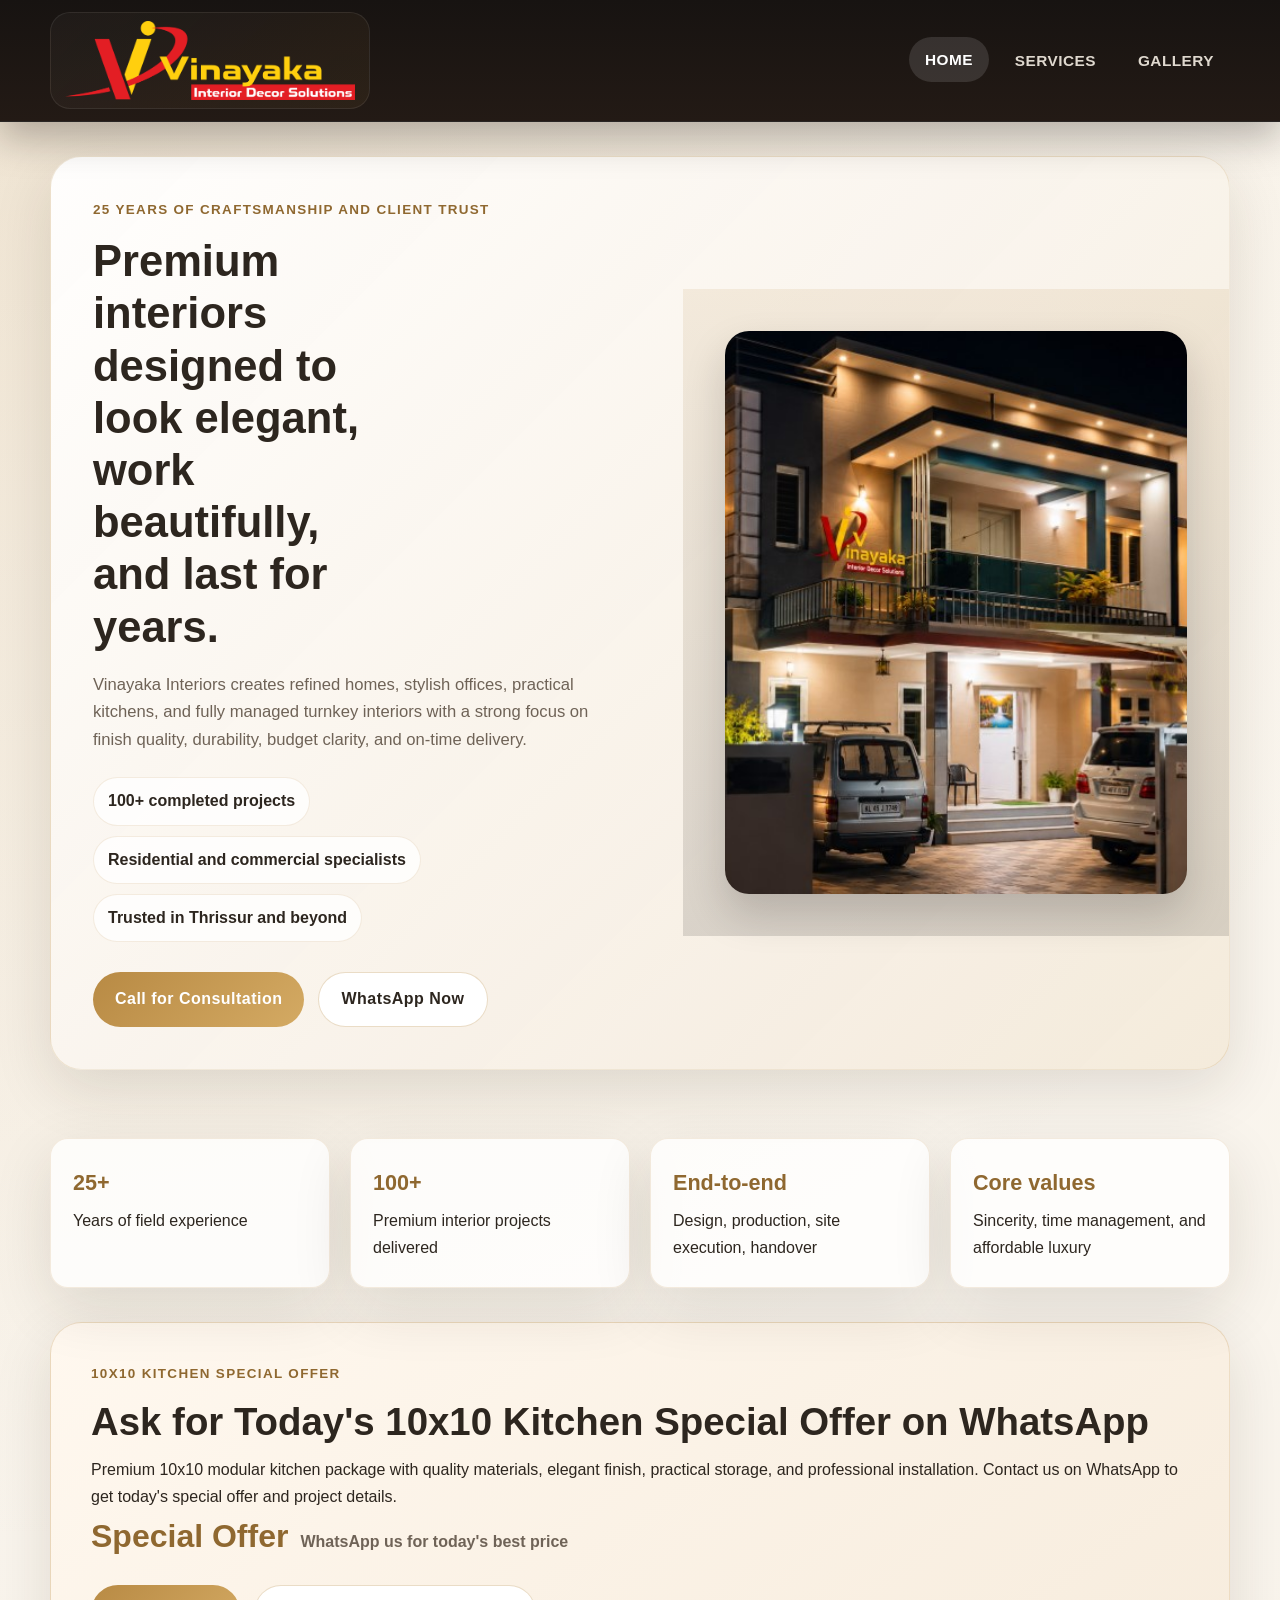
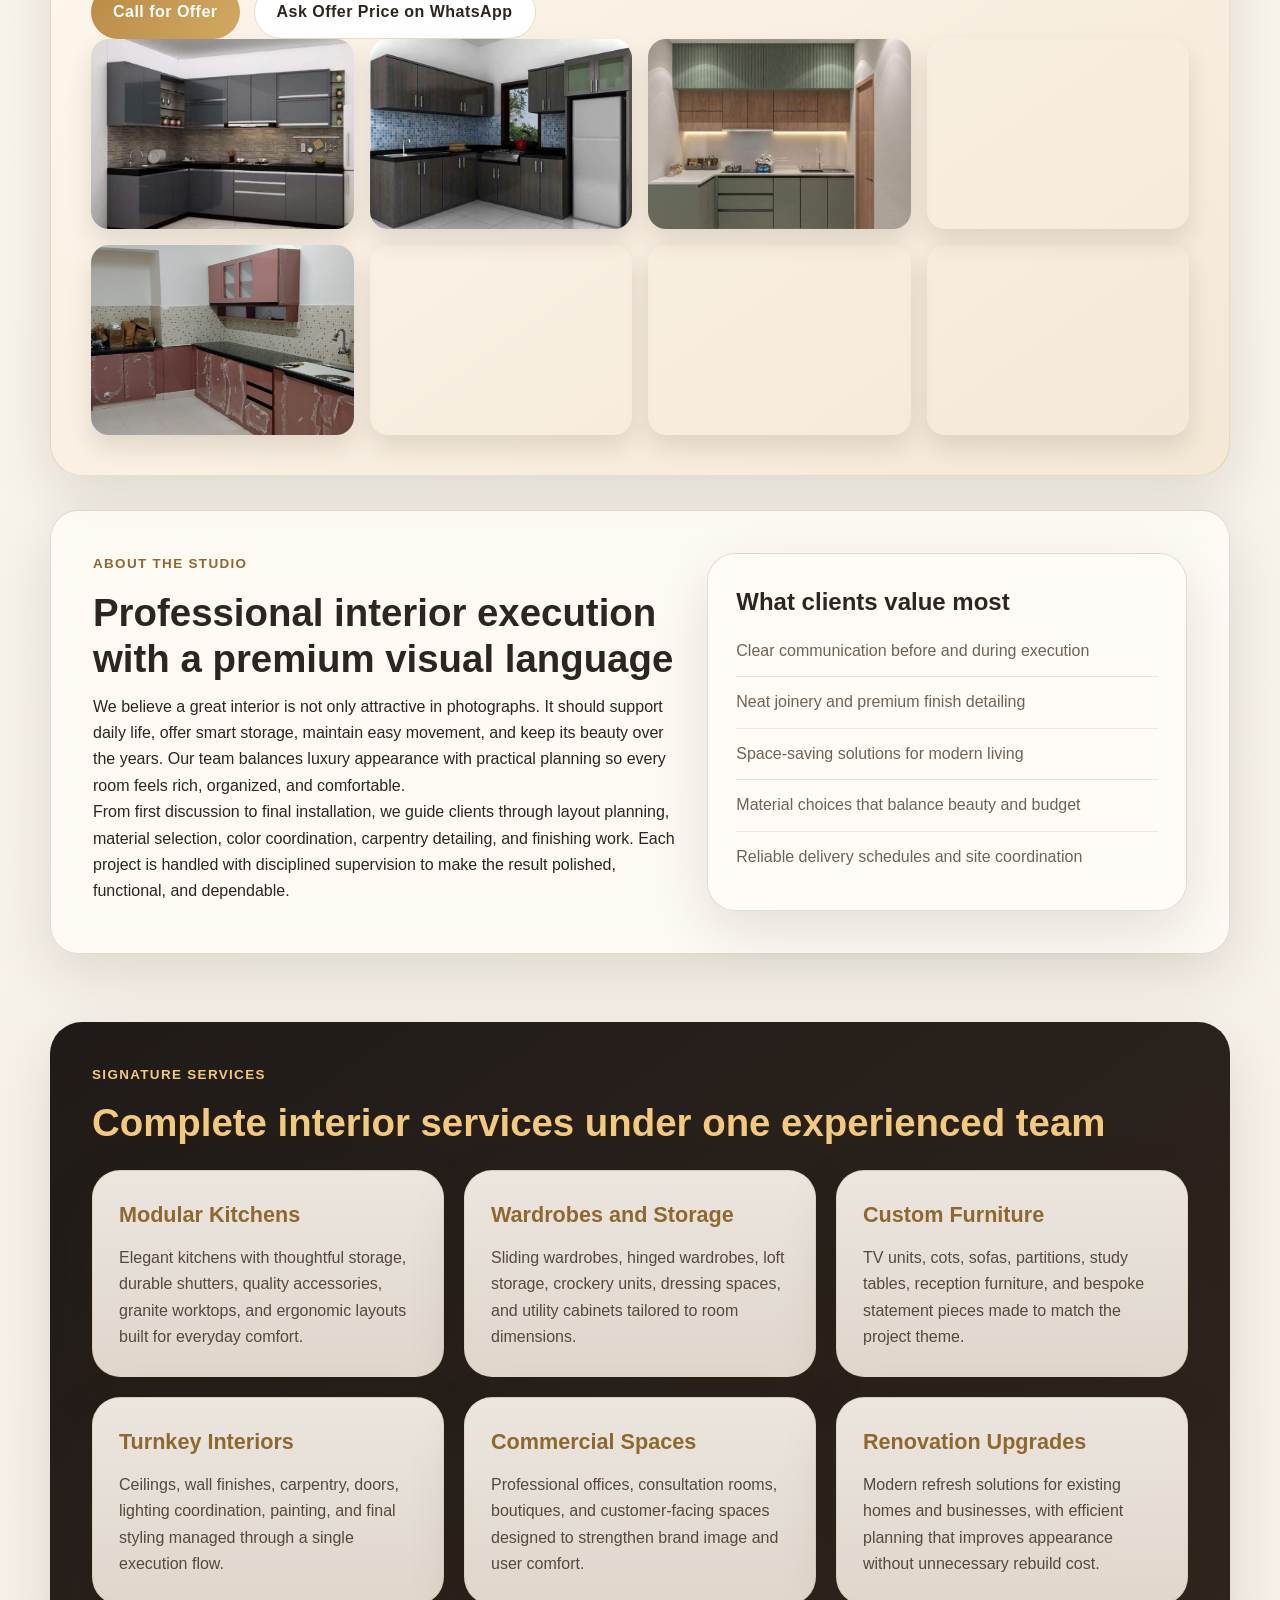
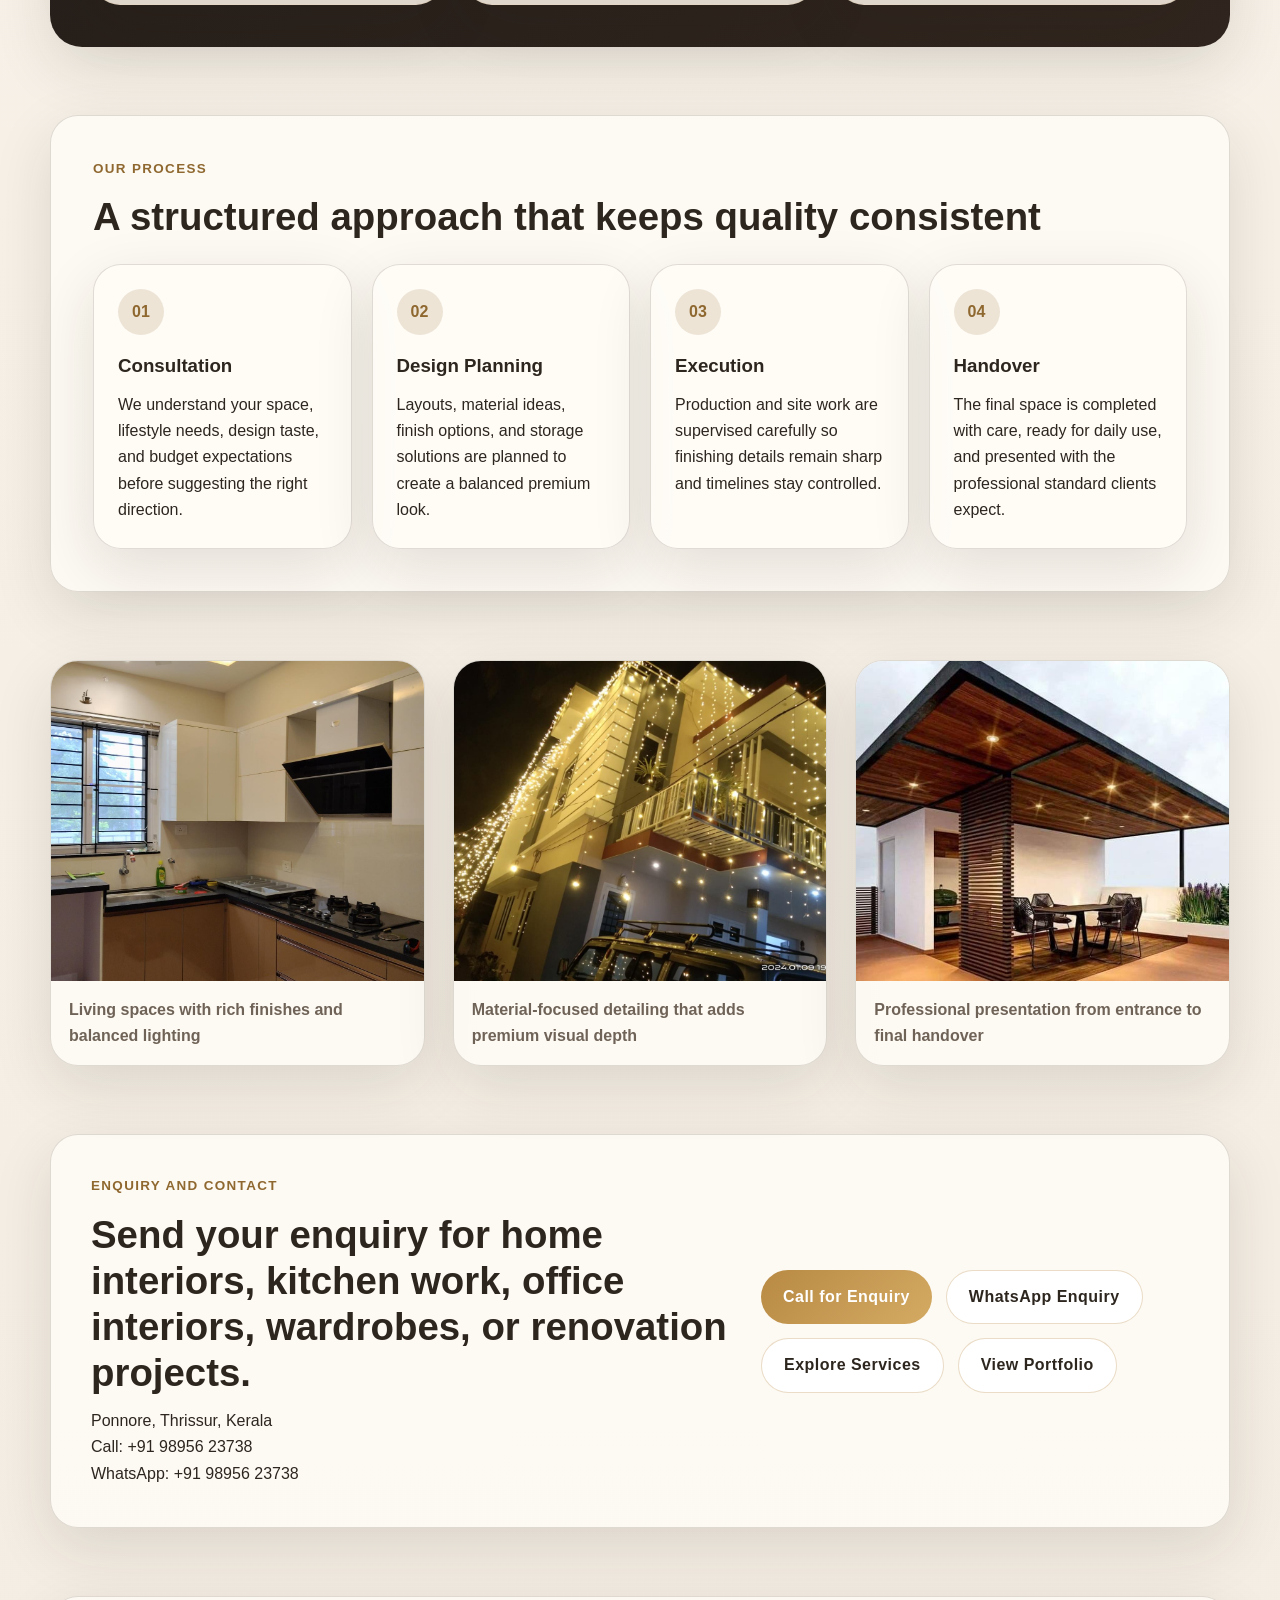
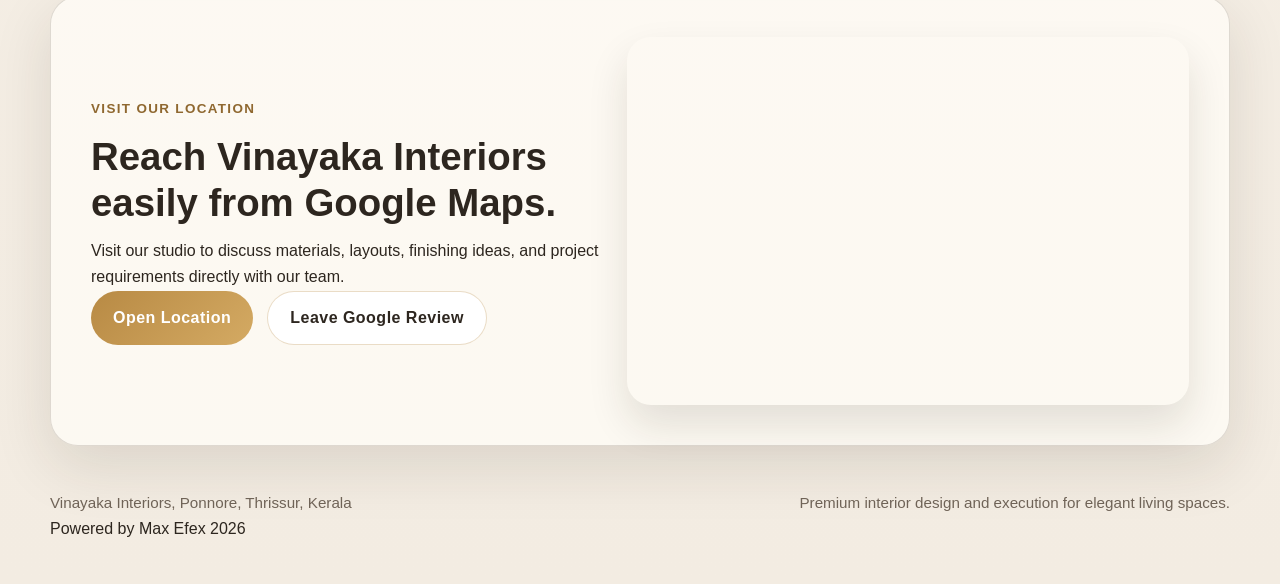
<file: index.html>
<!DOCTYPE html>
<html lang="en">

<head>
    <meta charset="UTF-8">
    <meta name="viewport" content="width=device-width, initial-scale=1.0">
    <meta name="description"
        content="Vinayaka Interiors delivers premium residential and commercial interior design, modular kitchens, wardrobes, custom furniture, false ceilings, and turnkey execution across Kerala.">
    <title>Vinayaka Interiors | Premium Interior Design in Thrissur</title>
    <link rel="stylesheet" href="style.css">
</head>

<body>
    <header class="site-header">
        <div class="container topbar">
            <a href="index.html" class="brand-mark" aria-label="Vinayaka Interiors home">
                <img src="images/optimized/vinayakalogofull.png" alt="Vinayaka Interiors" class="elegant-logo"
                    width="1400" height="381" fetchpriority="high" decoding="async">
            </a>
            <nav class="main-nav" aria-label="Primary navigation">
                <a href="index.html" class="active">Home</a>
                <a href="services.html">Services</a>
                <a href="gallery.html">Gallery</a>
            </nav>
        </div>
    </header>

    <main>
        <section class="hero-section">
            <div class="container hero-grid">
                <div class="hero-copy">
                    <p class="eyebrow">25 years of craftsmanship and client trust</p>
                    <h1>Premium interiors designed to look elegant, work beautifully, and last for years.</h1>
                    <p class="lead">Vinayaka Interiors creates refined homes, stylish offices, practical kitchens, and
                        fully managed turnkey interiors with a strong focus on finish quality, durability, budget
                        clarity, and on-time delivery.</p>
                    <div class="hero-points">
                        <span>100+ completed projects</span>
                        <span>Residential and commercial specialists</span>
                        <span>Trusted in Thrissur and beyond</span>
                    </div>
                    <div class="cta-row">
                        <a href="tel:+919895623738" class="luxury-btn primary-btn">Call for Consultation</a>
                        <a href="https://wa.me/919895623738" class="luxury-btn secondary-btn">WhatsApp Now</a>
                    </div>
                </div>
                <div class="hero-visual">
                    <img src="images/optimized/V12.jpeg" alt="Premium modern interior design by Vinayaka Interiors"
                        width="1200" height="630" class="hero-image" fetchpriority="high" decoding="async">
                </div>
            </div>
        </section>

        <section class="stats-section">
            <div class="container stats-grid">
                <article class="stat-card">
                    <strong>25+</strong>
                    <span>Years of field experience</span>
                </article>
                <article class="stat-card">
                    <strong>100+</strong>
                    <span>Premium interior projects delivered</span>
                </article>
                <article class="stat-card">
                    <strong>End-to-end</strong>
                    <span>Design, production, site execution, handover</span>
                </article>
                <article class="stat-card">
                    <strong>Core values</strong>
                    <span>Sincerity, time management, and affordable luxury</span>
                </article>
            </div>
        </section>
        <section class="offer-section">
            <div class="container offer-panel">
                <div class="offer-copy">
                    <p class="section-tag">10x10 Kitchen Special Offer</p>

                    <h2>Ask for Today's 10x10 Kitchen Special Offer on WhatsApp</h2>

                    <p>
                        Premium 10x10 modular kitchen package with quality materials, elegant finish,
                        practical storage, and professional installation. Contact us on WhatsApp to get
                        today's special offer and project details.
                    </p>

                    <div class="offer-price-row">
                        <strong>Special Offer</strong>
                        <span>WhatsApp us for today's best price</span>
                    </div>

                    <div class="cta-row">
                        <a href="tel:+919895623738" class="luxury-btn primary-btn">Call for Offer</a>

                        <a href="https://wa.me/919895623738?text=Hi%20Vinayaka%20Interiors,%20I%20would%20like%20to%20know%20the%2010x10%20Kitchen%20Special%20Offer"
                            class="luxury-btn secondary-btn">
                            Ask Offer Price on WhatsApp
                        </a>
                    </div>
                    <div class="offer-gallery">
                        <img src="ofr1.jpeg" alt="10x10 modular kitchen design model 1" width="720" height="720"
                            loading="lazy" decoding="async">
                        <img src="ofr2.jpeg" alt="10x10 modular kitchen design model 2" width="720" height="720"
                            loading="lazy" decoding="async">
                        <img src="ofr3.jpeg" alt="10x10 modular kitchen design model 3" width="720" height="720"
                            loading="lazy" decoding="async">
                        <img src="ofr4.jpeg" alt="10x10 modular kitchen design model 4" width="720" height="720"
                            loading="lazy" decoding="async">
                        <img src="ofr5.jpeg" alt="10x10 modular kitchen design model 5" width="720" height="720"
                            loading="lazy" decoding="async">
                        <img src="ofr6.jpeg" alt="10x10 modular kitchen design model 6" width="720" height="720"
                            loading="lazy" decoding="async">
                        <img src="ofr7.jpeg" alt="10x10 modular kitchen design model 7" width="720" height="720"
                            loading="lazy" decoding="async">
                        <img src="ofr8.jpeg" alt="10x10 modular kitchen design model 8" width="720" height="720"
                            loading="lazy" decoding="async">
                    </div>
                </div>
        </section>

        <section class="content-section">
            <div class="container split-section">
                <div>
                    <p class="section-tag">About the studio</p>
                    <h2>Professional interior execution with a premium visual language</h2>
                    <p>We believe a great interior is not only attractive in photographs. It should support daily life,
                        offer smart storage, maintain easy movement, and keep its beauty over the years. Our team
                        balances luxury appearance with practical planning so every room feels rich, organized, and
                        comfortable.</p>
                    <p>From first discussion to final installation, we guide clients through layout planning, material
                        selection, color coordination, carpentry detailing, and finishing work. Each project is handled
                        with disciplined supervision to make the result polished, functional, and dependable.</p>
                </div>
                <div class="info-panel">
                    <h3>What clients value most</h3>
                    <ul class="feature-list">
                        <li>Clear communication before and during execution</li>
                        <li>Neat joinery and premium finish detailing</li>
                        <li>Space-saving solutions for modern living</li>
                        <li>Material choices that balance beauty and budget</li>
                        <li>Reliable delivery schedules and site coordination</li>
                    </ul>
                </div>
            </div>
        </section>

        <section class="dark-section">
            <div class="container">
                <div class="section-heading">
                    <p class="section-tag">Signature services</p>
                    <h2>Complete interior services under one experienced team</h2>
                </div>
                <div class="service-grid">
                    <article class="service-card">
                        <h3>Modular Kitchens</h3>
                        <p>Elegant kitchens with thoughtful storage, durable shutters, quality accessories, granite
                            worktops, and ergonomic layouts built for everyday comfort.</p>
                    </article>
                    <article class="service-card">
                        <h3>Wardrobes and Storage</h3>
                        <p>Sliding wardrobes, hinged wardrobes, loft storage, crockery units, dressing spaces, and
                            utility cabinets tailored to room dimensions.</p>
                    </article>
                    <article class="service-card">
                        <h3>Custom Furniture</h3>
                        <p>TV units, cots, sofas, partitions, study tables, reception furniture, and bespoke statement
                            pieces made to match the project theme.</p>
                    </article>
                    <article class="service-card">
                        <h3>Turnkey Interiors</h3>
                        <p>Ceilings, wall finishes, carpentry, doors, lighting coordination, painting, and final styling
                            managed through a single execution flow.</p>
                    </article>
                    <article class="service-card">
                        <h3>Commercial Spaces</h3>
                        <p>Professional offices, consultation rooms, boutiques, and customer-facing spaces designed to
                            strengthen brand image and user comfort.</p>
                    </article>
                    <article class="service-card">
                        <h3>Renovation Upgrades</h3>
                        <p>Modern refresh solutions for existing homes and businesses, with efficient planning that
                            improves appearance without unnecessary rebuild cost.</p>
                    </article>
                </div>
            </div>
        </section>

        <section class="content-section">
            <div class="container">
                <div class="section-heading">
                    <p class="section-tag">Our process</p>
                    <h2>A structured approach that keeps quality consistent</h2>
                </div>
                <div class="process-grid">
                    <article class="process-card">
                        <span>01</span>
                        <h3>Consultation</h3>
                        <p>We understand your space, lifestyle needs, design taste, and budget expectations before
                            suggesting the right direction.</p>
                    </article>
                    <article class="process-card">
                        <span>02</span>
                        <h3>Design Planning</h3>
                        <p>Layouts, material ideas, finish options, and storage solutions are planned to create a
                            balanced premium look.</p>
                    </article>
                    <article class="process-card">
                        <span>03</span>
                        <h3>Execution</h3>
                        <p>Production and site work are supervised carefully so finishing details remain sharp and
                            timelines stay controlled.</p>
                    </article>
                    <article class="process-card">
                        <span>04</span>
                        <h3>Handover</h3>
                        <p>The final space is completed with care, ready for daily use, and presented with the
                            professional standard clients expect.</p>
                    </article>
                </div>
            </div>
        </section>

        <section class="gallery-preview-section">
            <div class="container preview-grid">
                <figure class="preview-card">
                    <img src="images/optimized/V1.jpeg" alt="Luxury living room interior project" width="1200"
                        height="1200" loading="lazy" decoding="async">
                    <figcaption>Living spaces with rich finishes and balanced lighting</figcaption>
                </figure>
                <figure class="preview-card">
                    <img src="images/optimized/V14.jpeg" alt="Interior showroom and material display" width="1200"
                        height="900" loading="lazy" decoding="async">
                    <figcaption>Material-focused detailing that adds premium visual depth</figcaption>
                </figure>
                <figure class="preview-card">
                    <img src="images/optimized/V15.jpeg" alt="Entrance and studio design area" width="720" height="719"
                        loading="lazy" decoding="async">
                    <figcaption>Professional presentation from entrance to final handover</figcaption>
                </figure>
            </div>
        </section>

        <section class="contact-section">
            <div class="container contact-panel">
                <div>
                    <p class="section-tag">Enquiry and contact</p>
                    <h2>Send your enquiry for home interiors, kitchen work, office interiors, wardrobes, or renovation
                        projects.</h2>
                    <p>Ponnore, Thrissur, Kerala</p>
                    <p>Call: +91 98956 23738</p>
                    <p>WhatsApp: +91 98956 23738</p>
                </div>
                <div class="cta-column">
                    <a href="tel:+919895623738" class="luxury-btn primary-btn">Call for Enquiry</a>
                    <a href="https://wa.me/919895623738" class="luxury-btn secondary-btn">WhatsApp Enquiry</a>
                    <a href="services.html" class="luxury-btn tertiary-btn">Explore Services</a>
                    <a href="gallery.html" class="luxury-btn tertiary-btn">View Portfolio</a>
                </div>
            </div>
        </section>

        <section class="map-section">
            <div class="container map-panel">
                <div class="map-copy">
                    <p class="section-tag">Visit our location</p>
                    <h2>Reach Vinayaka Interiors easily from Google Maps.</h2>
                    <p>Visit our studio to discuss materials, layouts, finishing ideas, and project requirements
                        directly with our team.</p>
                    <div class="cta-row">
                        <a href="https://maps.app.goo.gl/gSb2u2tdSpuxBzYN9" class="luxury-btn primary-btn"
                            target="_blank" rel="noopener">Open Location</a>
                        <a href="https://search.google.com/local/writereview?placeid=ChIJde4FZwDrpzsRINdgrIAGUQc"
                            class="luxury-btn secondary-btn" target="_blank" rel="noopener">Leave Google Review</a>
                    </div>
                </div>
                <div class="map-frame">
                    <iframe
                        src="https://www.google.com/maps/embed?pb=!1m18!1m12!1m3!1d3921.9755641903052!2d76.1339722!3d10.5810833!2m3!1f0!2f0!3f0!3m2!1i1024!2i768!4f13.1!3m3!1m2!1s0x3ba7eb006705ee75%3A0x7510680ac60d720!2sVinayaka%20Interiors!5e0!3m2!1sen!2sin!4v1769613013277!5m2!1sen!2sin"
                        title="Vinayaka Interiors location map" loading="lazy"
                        referrerpolicy="no-referrer-when-downgrade" allowfullscreen></iframe>
                </div>
            </div>
        </section>
    </main>

    <footer class="luxury-footer">
        <div class="container footer-layout">
            <p>Vinayaka Interiors, Ponnore, Thrissur, Kerala</p>
            <p>Premium interior design and execution for elegant living spaces.</p>
        </div>
        <div class="container footer-credit">Powered by Max Efex 2026</div>
    </footer>
</body>

</html>
</file>
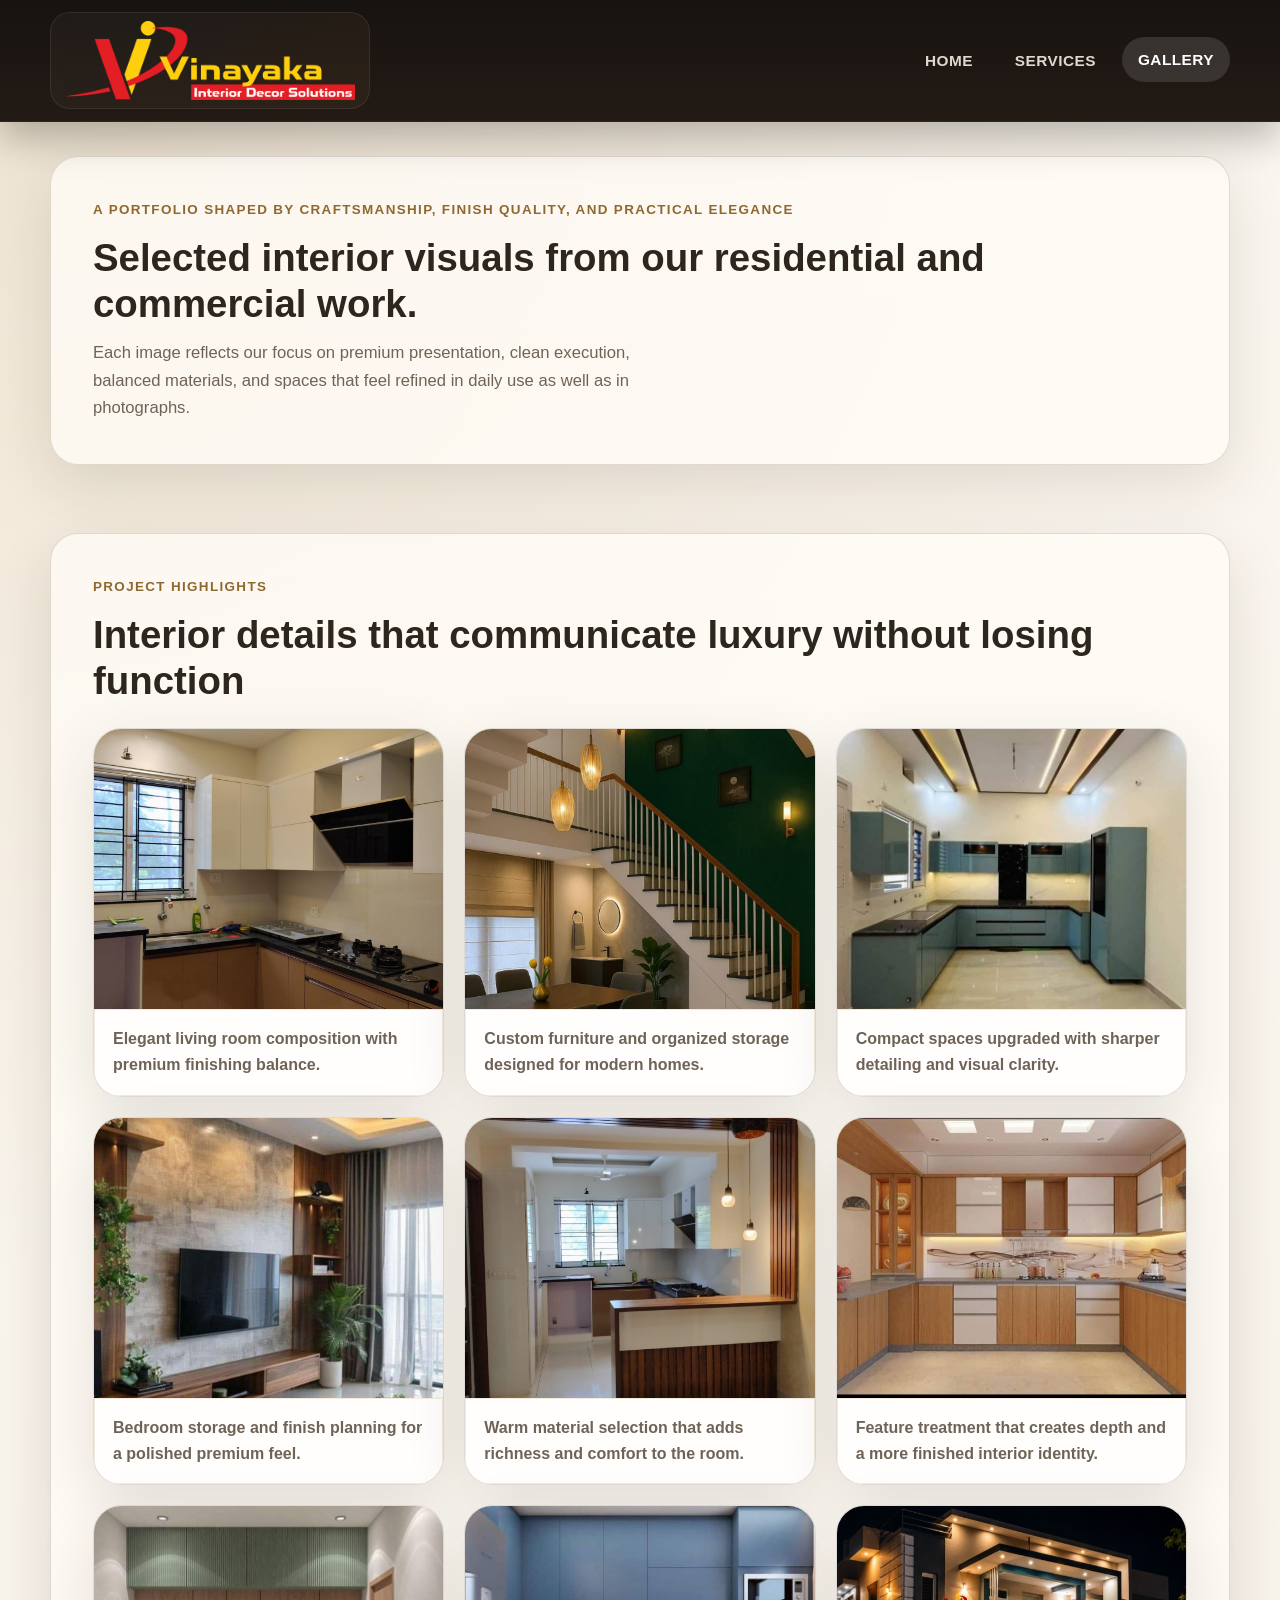
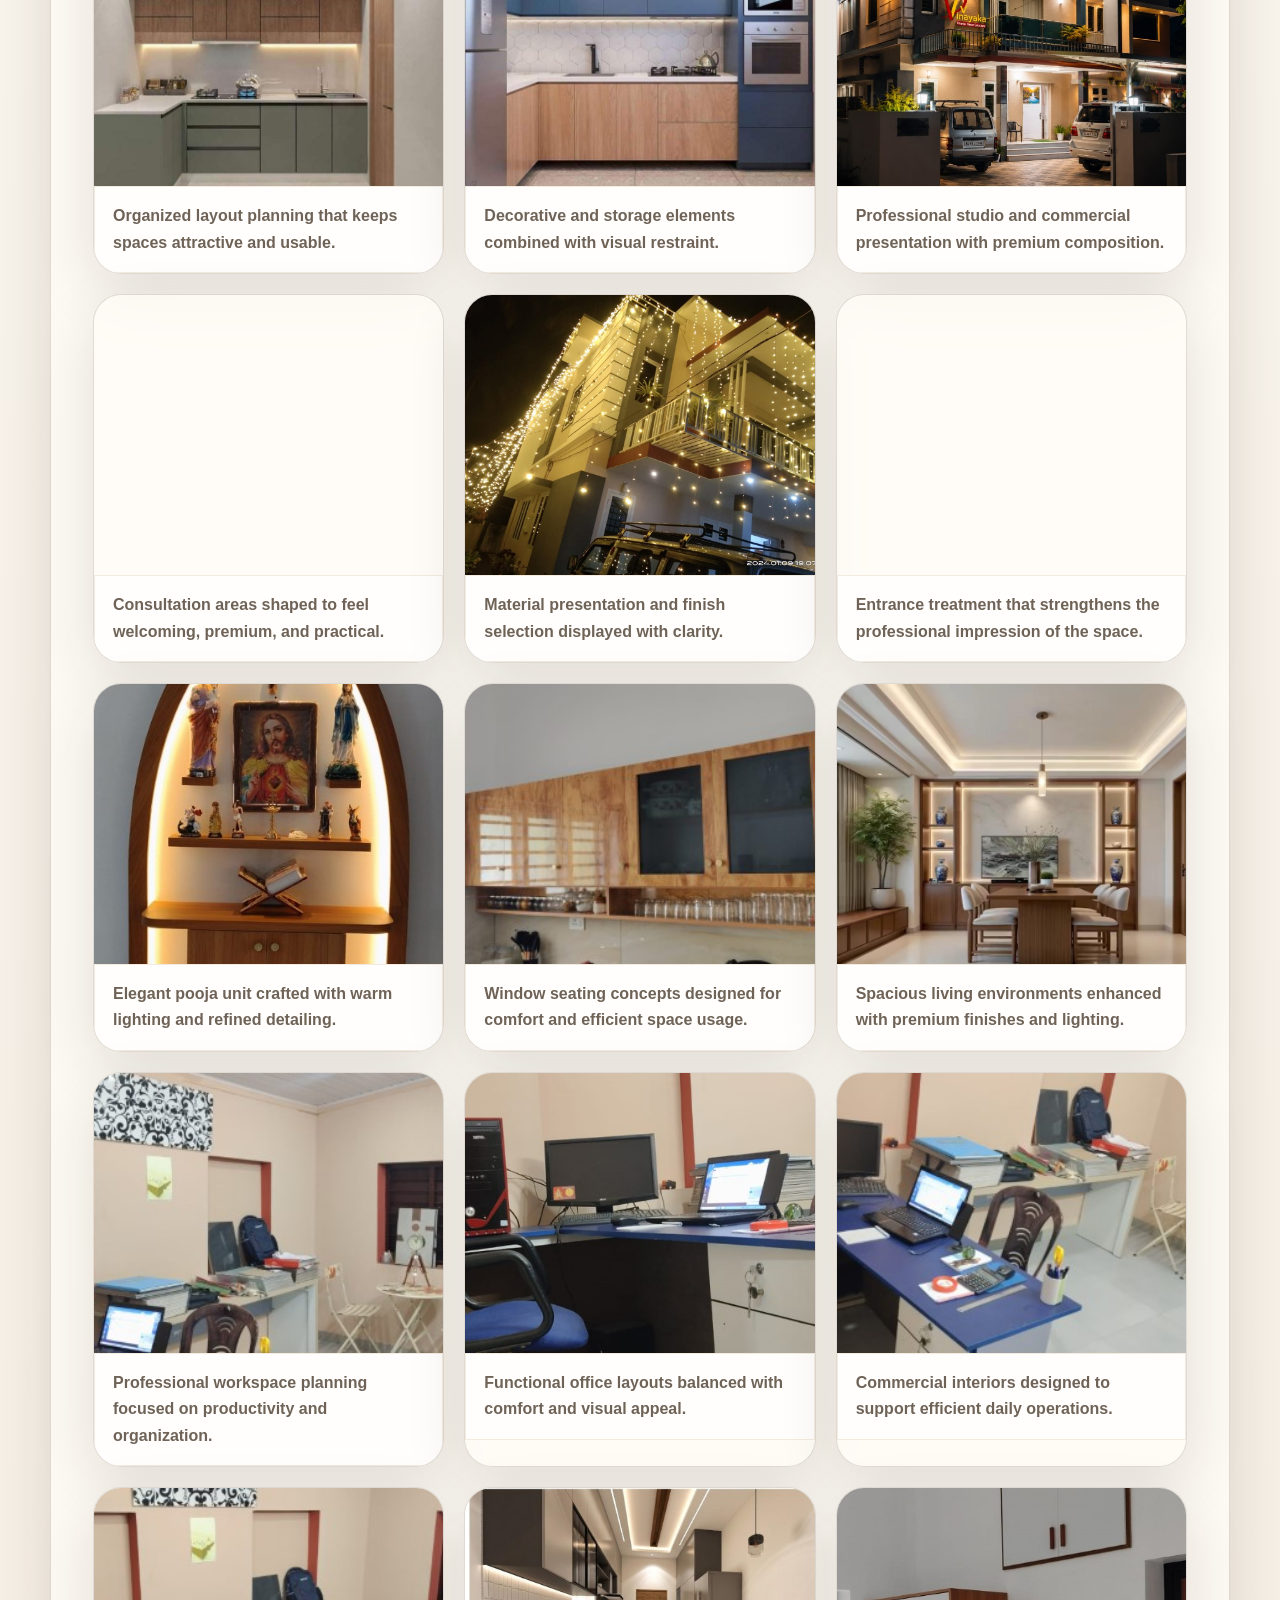
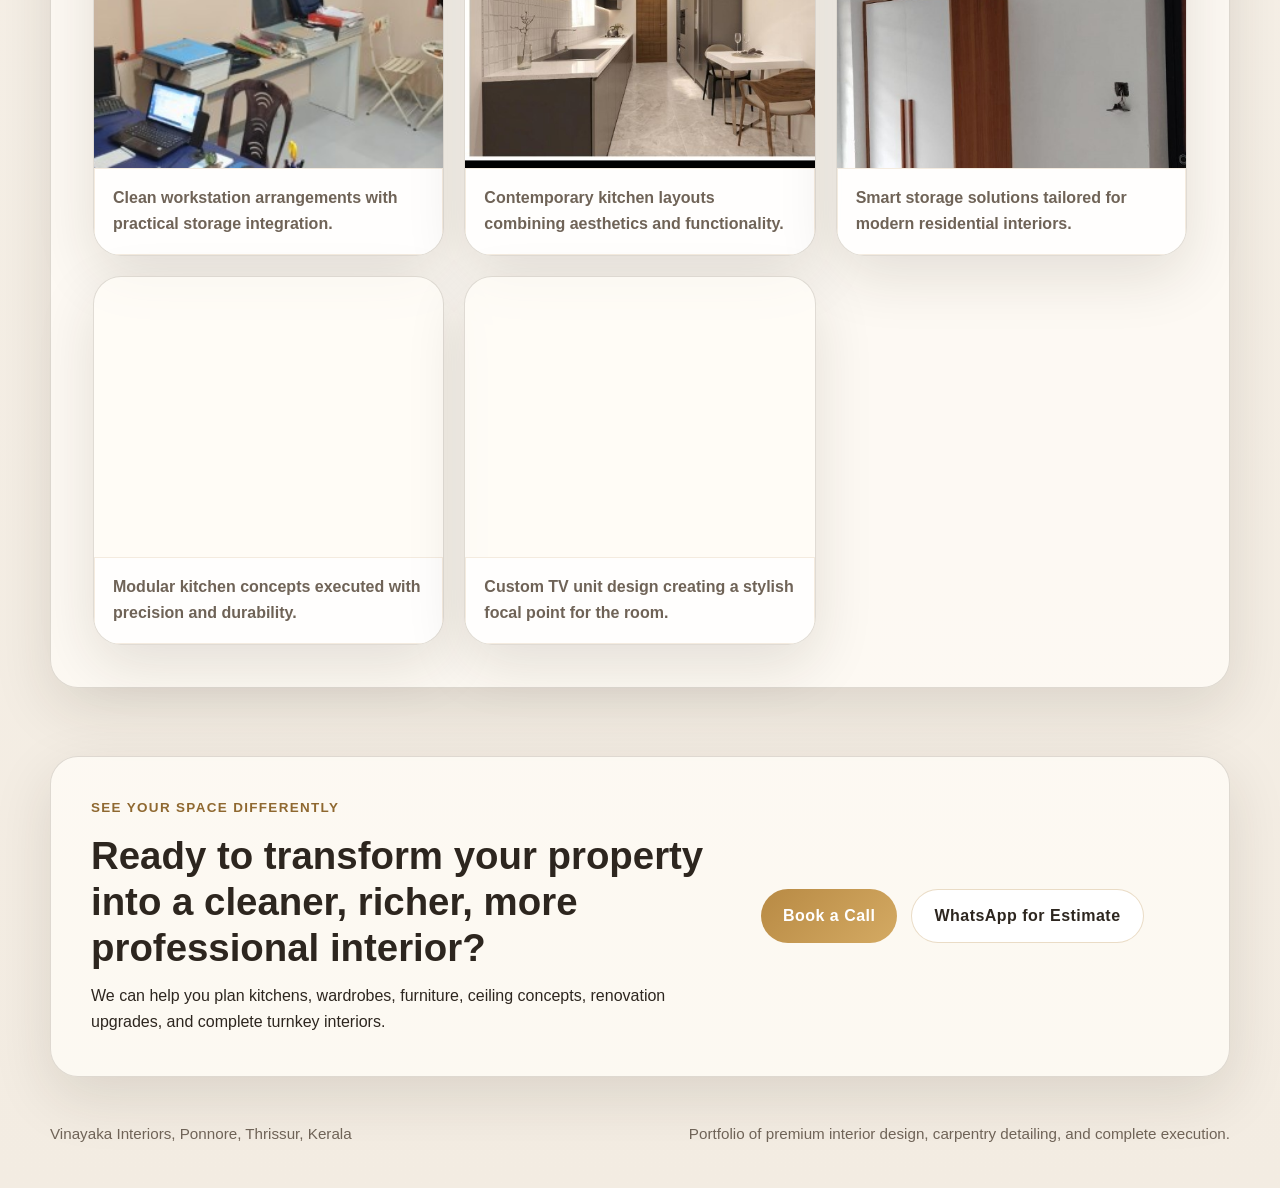
<file: gallery.html>
<!DOCTYPE html>
<html lang="en">

<head>
    <meta charset="UTF-8">
    <meta name="viewport" content="width=device-width, initial-scale=1.0">
    <meta name="description"
        content="View the interior design portfolio of Vinayaka Interiors featuring living rooms, kitchens, studio areas, display walls, and premium finish details.">
    <title>Gallery | Vinayaka Interiors</title>
    <link rel="stylesheet" href="style.css">
</head>

<body>
    <header class="site-header">
        <div class="container topbar">
            <a href="index.html" class="brand-mark" aria-label="Vinayaka Interiors home">
                <img src="images/optimized/vinayakalogofull.png" alt="Vinayaka Interiors" class="elegant-logo"
                    width="1400" height="381" decoding="async">
            </a>
            <nav class="main-nav" aria-label="Primary navigation">
                <a href="index.html">Home</a>
                <a href="services.html">Services</a>
                <a href="gallery.html" class="active">Gallery</a>
            </nav>
        </div>
    </header>

    <main>
        <section class="inner-hero">
            <div class="container">
                <p class="eyebrow">A portfolio shaped by craftsmanship, finish quality, and practical elegance</p>
                <h1>Selected interior visuals from our residential and commercial work.</h1>
                <p class="lead">Each image reflects our focus on premium presentation, clean execution, balanced
                    materials, and spaces that feel refined in daily use as well as in photographs.</p>
            </div>
        </section>

        <section class="content-section">
            <div class="container">
                <div class="section-heading">
                    <p class="section-tag">Project highlights</p>
                    <h2>Interior details that communicate luxury without losing function</h2>
                </div>
                <div class="gallery-grid gallery-grid-rich">
                    <figure class="gallery-card">
                        <img src="images/optimized/V1.jpeg" alt="Elegant living area with premium interior finish"
                            width="1200" height="1200" loading="eager" decoding="async" fetchpriority="high">
                        <figcaption>Elegant living room composition with premium finishing balance.</figcaption>
                    </figure>
                    <figure class="gallery-card">
                        <img src="images/optimized/V2.jpeg" alt="Vertical storage and modern furniture integration"
                            width="1080" height="1496" loading="lazy" decoding="async">
                        <figcaption>Custom furniture and organized storage designed for modern homes.</figcaption>
                    </figure>
                    <figure class="gallery-card">
                        <img src="images/optimized/V3.jpeg" alt="Compact interior detail with clean execution"
                            width="720" height="714" loading="lazy" decoding="async">
                        <figcaption>Compact spaces upgraded with sharper detailing and visual clarity.</figcaption>
                    </figure>
                    <figure class="gallery-card">
                        <img src="images/optimized/V4.jpeg" alt="Premium bedroom or wardrobe interior concept"
                            width="914" height="1280" loading="lazy" decoding="async">
                        <figcaption>Bedroom storage and finish planning for a polished premium feel.</figcaption>
                    </figure>
                    <figure class="gallery-card">
                        <img src="images/optimized/V5.jpeg" alt="Stylish room design with warm material tones"
                            width="1200" height="1600" loading="lazy" decoding="async">
                        <figcaption>Warm material selection that adds richness and comfort to the room.</figcaption>
                    </figure>
                    <figure class="gallery-card">
                        <img src="images/optimized/V6.jpeg" alt="Interior display or wall feature execution" width="720"
                            height="552" loading="lazy" decoding="async">
                        <figcaption>Feature treatment that creates depth and a more finished interior identity.
                        </figcaption>
                    </figure>
                    <figure class="gallery-card">
                        <img src="images/optimized/V8.jpeg" alt="Clean modular interior layout detail" width="720"
                            height="728" loading="lazy" decoding="async">
                        <figcaption>Organized layout planning that keeps spaces attractive and usable.</figcaption>
                    </figure>
                    <figure class="gallery-card">
                        <img src="images/optimized/V11.jpeg" alt="Designed interior corner with display elements"
                            width="720" height="752" loading="lazy" decoding="async">
                        <figcaption>Decorative and storage elements combined with visual restraint.</figcaption>
                    </figure>
                    <figure class="gallery-card">
                        <img src="images/optimized/V12.jpeg"
                            alt="Studio or commercial interior visual by Vinayaka Interiors" width="1200" height="630"
                            loading="lazy" decoding="async">
                        <figcaption>Professional studio and commercial presentation with premium composition.
                        </figcaption>
                    </figure>
                    <figure class="gallery-card">
                        <img src="images/optimized/V13.jpeg" alt="Consultation or showroom interior setting"
                            width="1080" height="1171" loading="lazy" decoding="async">
                        <figcaption>Consultation areas shaped to feel welcoming, premium, and practical.</figcaption>
                    </figure>
                    <figure class="gallery-card">
                        <img src="images/optimized/V14.jpeg" alt="Material display and showroom finish detail"
                            width="1200" height="900" loading="lazy" decoding="async">
                        <figcaption>Material presentation and finish selection displayed with clarity.</figcaption>
                    </figure>
                    <figure class="gallery-card">
                        <img src="images/optimized/V15.jpeg" alt="Entrance design and brand presentation detail"
                            width="720" height="719" loading="lazy" decoding="async">
                        <figcaption>Entrance treatment that strengthens the professional impression of the space.
                        </figcaption>
                    </figure>
                    <figure class="gallery-card">
                        <img src="images/optimized/v16.jpeg" alt="Custom pooja unit with premium lighting"
                            loading="lazy" decoding="async">
                        <figcaption>Elegant pooja unit crafted with warm lighting and refined detailing.</figcaption>
                    </figure>

                    <figure class="gallery-card">
                        <img src="images/optimized/v17.jpeg" alt="Window seating and storage solution" loading="lazy"
                            decoding="async">
                        <figcaption>Window seating concepts designed for comfort and efficient space usage.</figcaption>
                    </figure>

                    <figure class="gallery-card">
                        <img src="images/optimized/v18.jpeg" alt="Luxury living room interior" loading="lazy"
                            decoding="async">
                        <figcaption>Spacious living environments enhanced with premium finishes and lighting.
                        </figcaption>
                    </figure>

                    <figure class="gallery-card">
                        <img src="images/optimized/v19.jpeg" alt="Office workspace interior" loading="lazy"
                            decoding="async">
                        <figcaption>Professional workspace planning focused on productivity and organization.
                        </figcaption>
                    </figure>

                    <figure class="gallery-card">
                        <img src="images/optimized/v20.jpeg" alt="Office furniture and workstation" loading="lazy"
                            decoding="async">
                        <figcaption>Functional office layouts balanced with comfort and visual appeal.</figcaption>
                    </figure>

                    <figure class="gallery-card">
                        <img src="images/optimized/v21.jpeg" alt="Commercial office setup" loading="lazy"
                            decoding="async">
                        <figcaption>Commercial interiors designed to support efficient daily operations.</figcaption>
                    </figure>

                    <figure class="gallery-card">
                        <img src="images/optimized/v22.jpeg" alt="Modern office interior" loading="lazy"
                            decoding="async">
                        <figcaption>Clean workstation arrangements with practical storage integration.</figcaption>
                    </figure>

                    <figure class="gallery-card">
                        <img src="images/optimized/v23.jpeg" alt="Modern kitchen design" loading="lazy"
                            decoding="async">
                        <figcaption>Contemporary kitchen layouts combining aesthetics and functionality.</figcaption>
                    </figure>

                    <figure class="gallery-card">
                        <img src="images/optimized/v24.jpeg" alt="Wardrobe and storage design" loading="lazy"
                            decoding="async">
                        <figcaption>Smart storage solutions tailored for modern residential interiors.</figcaption>
                    </figure>

                    <figure class="gallery-card">
                        <img src="images/optimized/v25.jpeg" alt="Modular kitchen execution" loading="lazy"
                            decoding="async">
                        <figcaption>Modular kitchen concepts executed with precision and durability.</figcaption>
                    </figure>

                    <figure class="gallery-card">
                        <img src="images/optimized/v26.jpeg" alt="Designer TV unit" loading="lazy" decoding="async">
                        <figcaption>Custom TV unit design creating a stylish focal point for the room.</figcaption>
                    </figure>
                </div>
            </div>
        </section>

        <section class="contact-section">
            <div class="container contact-panel">
                <div>
                    <p class="section-tag">See your space differently</p>
                    <h2>Ready to transform your property into a cleaner, richer, more professional interior?</h2>
                    <p>We can help you plan kitchens, wardrobes, furniture, ceiling concepts, renovation upgrades, and
                        complete turnkey interiors.</p>
                </div>
                <div class="cta-column">
                    <a href="tel:+919895623738" class="luxury-btn primary-btn">Book a Call</a>
                    <a href="https://wa.me/919895623738" class="luxury-btn secondary-btn">WhatsApp for Estimate</a>
                </div>
            </div>
        </section>
    </main>

    <footer class="luxury-footer">
        <div class="container footer-layout">
            <p>Vinayaka Interiors, Ponnore, Thrissur, Kerala</p>
            <p>Portfolio of premium interior design, carpentry detailing, and complete execution.</p>
        </div>
    </footer>
</body>

</html>
</file>
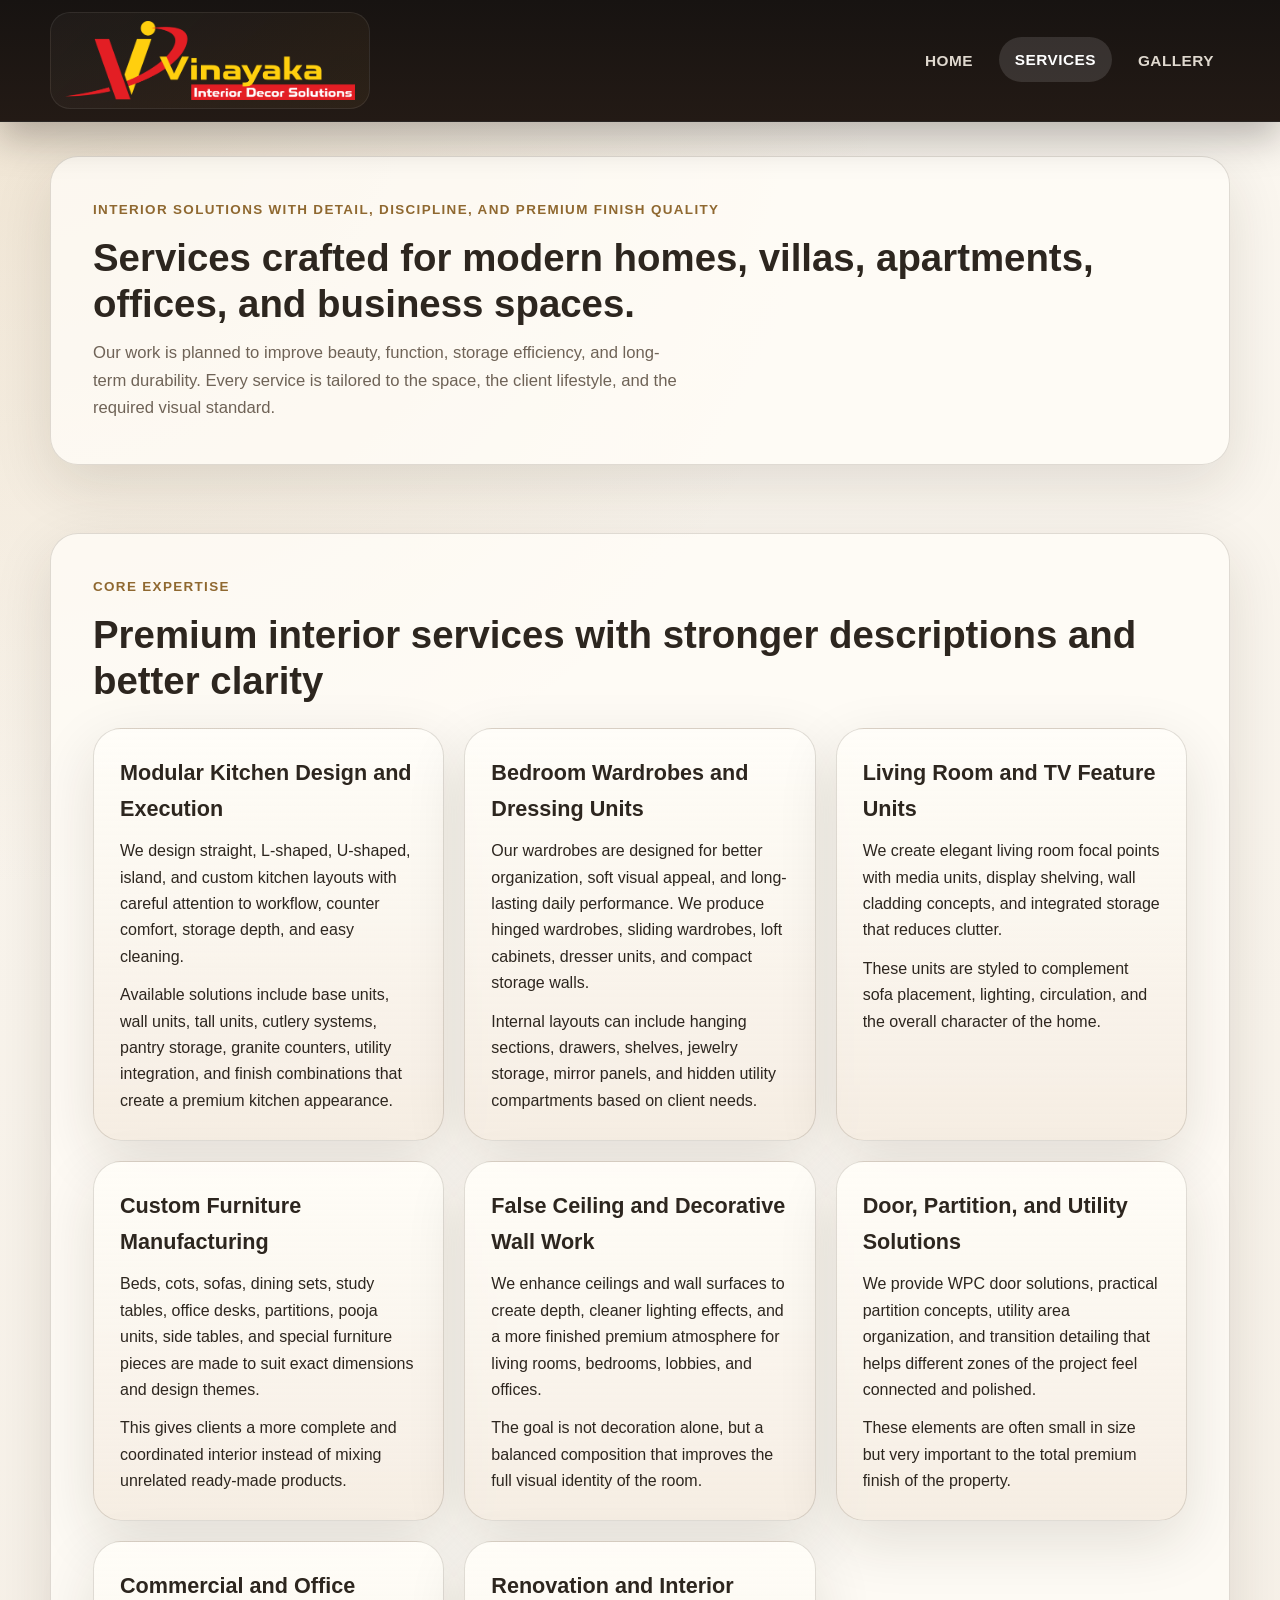
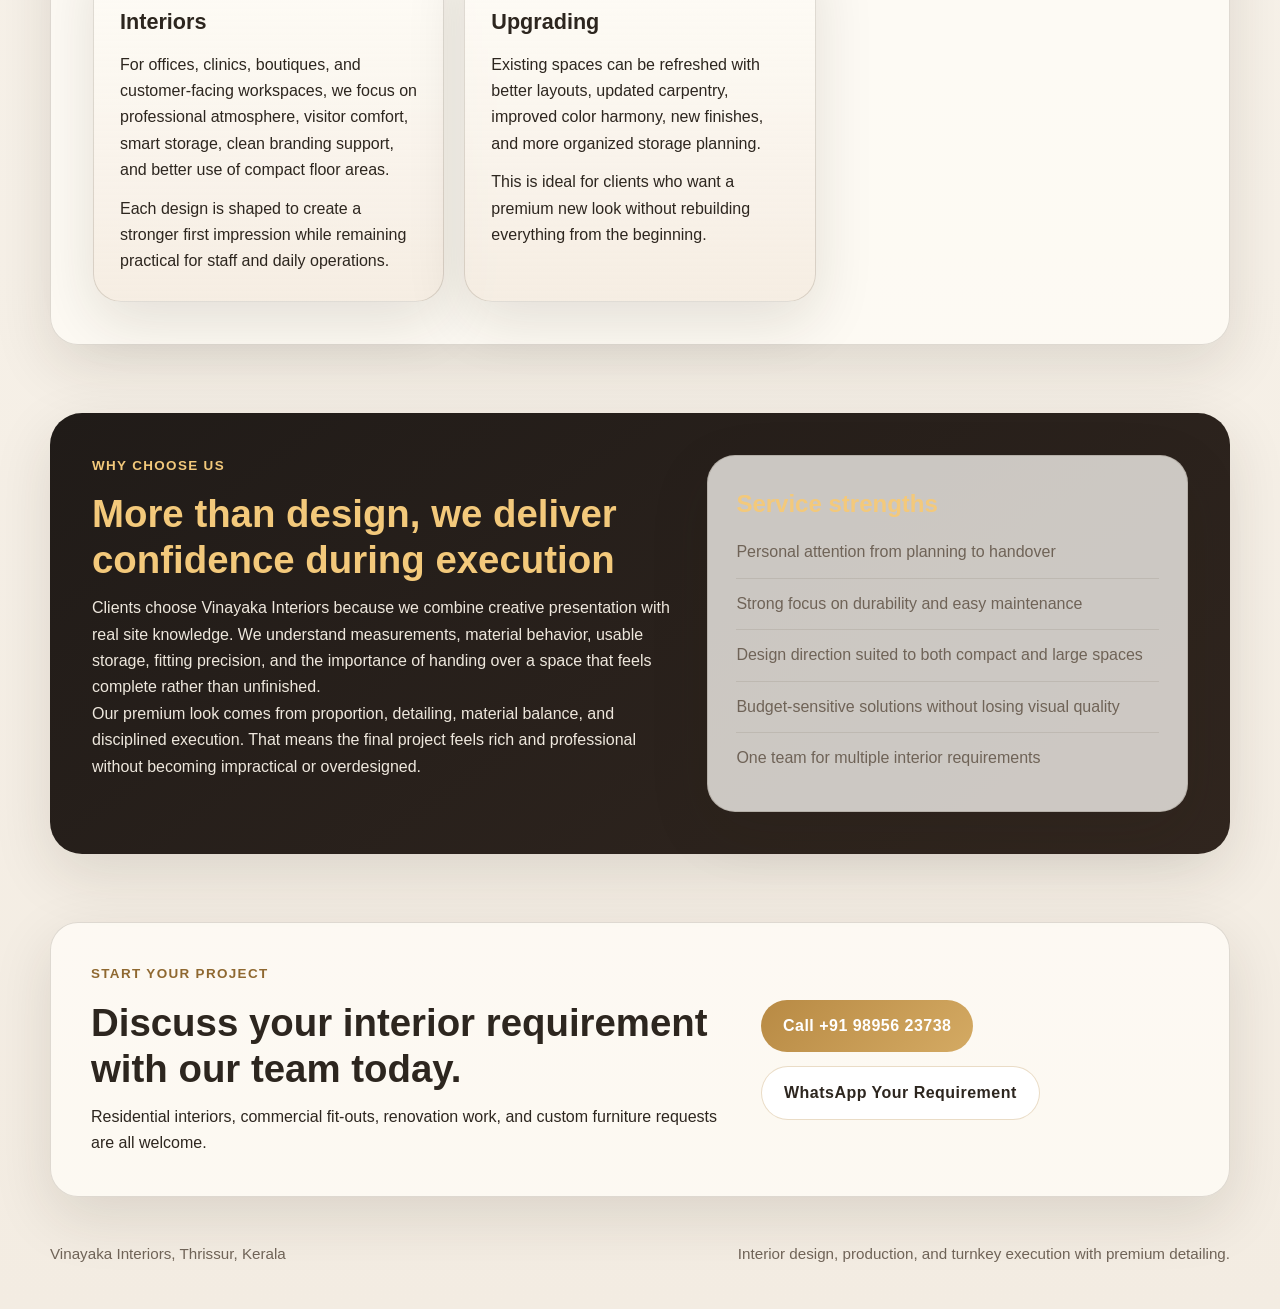
<file: services.html>
<!DOCTYPE html>
<html lang="en">
<head>
    <meta charset="UTF-8">
    <meta name="viewport" content="width=device-width, initial-scale=1.0">
    <meta name="description" content="Detailed interior design services from Vinayaka Interiors including modular kitchens, wardrobes, custom furniture, false ceilings, renovation works, and commercial interiors.">
    <title>Services | Vinayaka Interiors</title>
    <link rel="stylesheet" href="style.css">
</head>
<body>
    <header class="site-header">
        <div class="container topbar">
            <a href="index.html" class="brand-mark" aria-label="Vinayaka Interiors home">
                <img src="images/optimized/vinayakalogofull.png" alt="Vinayaka Interiors" class="elegant-logo" width="1400" height="381" decoding="async">
            </a>
            <nav class="main-nav" aria-label="Primary navigation">
                <a href="index.html">Home</a>
                <a href="services.html" class="active">Services</a>
                <a href="gallery.html">Gallery</a>
            </nav>
        </div>
    </header>

    <main>
        <section class="inner-hero">
            <div class="container">
                <p class="eyebrow">Interior solutions with detail, discipline, and premium finish quality</p>
                <h1>Services crafted for modern homes, villas, apartments, offices, and business spaces.</h1>
                <p class="lead">Our work is planned to improve beauty, function, storage efficiency, and long-term durability. Every service is tailored to the space, the client lifestyle, and the required visual standard.</p>
            </div>
        </section>

        <section class="content-section">
            <div class="container">
                <div class="section-heading">
                    <p class="section-tag">Core expertise</p>
                    <h2>Premium interior services with stronger descriptions and better clarity</h2>
                </div>
                <div class="service-grid service-grid-detailed">
                    <article class="service-card">
                        <h3>Modular Kitchen Design and Execution</h3>
                        <p>We design straight, L-shaped, U-shaped, island, and custom kitchen layouts with careful attention to workflow, counter comfort, storage depth, and easy cleaning.</p>
                        <p>Available solutions include base units, wall units, tall units, cutlery systems, pantry storage, granite counters, utility integration, and finish combinations that create a premium kitchen appearance.</p>
                    </article>
                    <article class="service-card">
                        <h3>Bedroom Wardrobes and Dressing Units</h3>
                        <p>Our wardrobes are designed for better organization, soft visual appeal, and long-lasting daily performance. We produce hinged wardrobes, sliding wardrobes, loft cabinets, dresser units, and compact storage walls.</p>
                        <p>Internal layouts can include hanging sections, drawers, shelves, jewelry storage, mirror panels, and hidden utility compartments based on client needs.</p>
                    </article>
                    <article class="service-card">
                        <h3>Living Room and TV Feature Units</h3>
                        <p>We create elegant living room focal points with media units, display shelving, wall cladding concepts, and integrated storage that reduces clutter.</p>
                        <p>These units are styled to complement sofa placement, lighting, circulation, and the overall character of the home.</p>
                    </article>
                    <article class="service-card">
                        <h3>Custom Furniture Manufacturing</h3>
                        <p>Beds, cots, sofas, dining sets, study tables, office desks, partitions, pooja units, side tables, and special furniture pieces are made to suit exact dimensions and design themes.</p>
                        <p>This gives clients a more complete and coordinated interior instead of mixing unrelated ready-made products.</p>
                    </article>
                    <article class="service-card">
                        <h3>False Ceiling and Decorative Wall Work</h3>
                        <p>We enhance ceilings and wall surfaces to create depth, cleaner lighting effects, and a more finished premium atmosphere for living rooms, bedrooms, lobbies, and offices.</p>
                        <p>The goal is not decoration alone, but a balanced composition that improves the full visual identity of the room.</p>
                    </article>
                    <article class="service-card">
                        <h3>Door, Partition, and Utility Solutions</h3>
                        <p>We provide WPC door solutions, practical partition concepts, utility area organization, and transition detailing that helps different zones of the project feel connected and polished.</p>
                        <p>These elements are often small in size but very important to the total premium finish of the property.</p>
                    </article>
                    <article class="service-card">
                        <h3>Commercial and Office Interiors</h3>
                        <p>For offices, clinics, boutiques, and customer-facing workspaces, we focus on professional atmosphere, visitor comfort, smart storage, clean branding support, and better use of compact floor areas.</p>
                        <p>Each design is shaped to create a stronger first impression while remaining practical for staff and daily operations.</p>
                    </article>
                    <article class="service-card">
                        <h3>Renovation and Interior Upgrading</h3>
                        <p>Existing spaces can be refreshed with better layouts, updated carpentry, improved color harmony, new finishes, and more organized storage planning.</p>
                        <p>This is ideal for clients who want a premium new look without rebuilding everything from the beginning.</p>
                    </article>
                </div>
            </div>
        </section>

        <section class="dark-section">
            <div class="container split-section">
                <div>
                    <p class="section-tag">Why choose us</p>
                    <h2>More than design, we deliver confidence during execution</h2>
                    <p>Clients choose Vinayaka Interiors because we combine creative presentation with real site knowledge. We understand measurements, material behavior, usable storage, fitting precision, and the importance of handing over a space that feels complete rather than unfinished.</p>
                    <p>Our premium look comes from proportion, detailing, material balance, and disciplined execution. That means the final project feels rich and professional without becoming impractical or overdesigned.</p>
                </div>
                <div class="info-panel">
                    <h3>Service strengths</h3>
                    <ul class="feature-list">
                        <li>Personal attention from planning to handover</li>
                        <li>Strong focus on durability and easy maintenance</li>
                        <li>Design direction suited to both compact and large spaces</li>
                        <li>Budget-sensitive solutions without losing visual quality</li>
                        <li>One team for multiple interior requirements</li>
                    </ul>
                </div>
            </div>
        </section>

        <section class="contact-section">
            <div class="container contact-panel">
                <div>
                    <p class="section-tag">Start your project</p>
                    <h2>Discuss your interior requirement with our team today.</h2>
                    <p>Residential interiors, commercial fit-outs, renovation work, and custom furniture requests are all welcome.</p>
                </div>
                <div class="cta-column">
                    <a href="tel:+919895623738" class="luxury-btn primary-btn">Call +91 98956 23738</a>
                    <a href="https://wa.me/919895623738" class="luxury-btn secondary-btn">WhatsApp Your Requirement</a>
                </div>
            </div>
        </section>
    </main>

    <footer class="luxury-footer">
        <div class="container footer-layout">
            <p>Vinayaka Interiors, Thrissur, Kerala</p>
            <p>Interior design, production, and turnkey execution with premium detailing.</p>
        </div>
    </footer>
</body>
</html>
</file>
<file: style.css>
:root {
    --bg: #f5f0e8;
    --surface: #fffdf8;
    --surface-strong: #1f1b18;
    --surface-soft: #ede4d6;
    --text: #2d261f;
    --muted: #6f6357;
    --line: rgba(67, 51, 34, 0.16);
    --accent: #b88a44;
    --accent-deep: #8f6830;
    --white: #ffffff;
    --shadow: 0 20px 60px rgba(41, 30, 16, 0.12);
    --radius-lg: 28px;
    --radius-md: 18px;
    --container: 1180px;
}

* {
    box-sizing: border-box;
    margin: 0;
    padding: 0;
}

html {
    scroll-behavior: smooth;
}

body {
    background:
        radial-gradient(circle at top left, rgba(184, 138, 68, 0.18), transparent 28%),
        linear-gradient(180deg, #fbf7f0 0%, #f3ece2 100%);
    color: var(--text);
    font-family: Arial, "Segoe UI", sans-serif;
    line-height: 1.65;
}

img {
    display: block;
    max-width: 100%;
}

a {
    color: inherit;
    text-decoration: none;
}

.container {
    width: min(calc(100% - 32px), var(--container));
    margin: 0 auto;
}

.site-header {
    position: sticky;
    top: 0;
    z-index: 20;
    background: linear-gradient(180deg, #171311 0%, #231a15 100%);
    border-bottom: 1px solid rgba(255, 255, 255, 0.08);
    box-shadow: 0 16px 36px rgba(17, 11, 8, 0.28);
}

.topbar {
    display: flex;
    align-items: center;
    justify-content: space-between;
    gap: 24px;
    padding: 12px 0;
}

.brand-mark {
    flex: 0 1 320px;
    display: inline-flex;
    align-items: center;
    padding: 8px 14px;
    border-radius: 20px;
    background: linear-gradient(135deg, rgba(255, 255, 255, 0.03), rgba(184, 138, 68, 0.08));
    border: 1px solid rgba(255, 255, 255, 0.08);
}

.elegant-logo {
    width: min(100%, 290px);
    height: auto;
}

.main-nav {
    display: flex;
    align-items: center;
    gap: 10px;
    flex-wrap: wrap;
    justify-content: flex-end;
}

.main-nav a {
    padding: 10px 16px;
    border-radius: 999px;
    color: rgba(255, 248, 238, 0.86);
    font-size: 0.96rem;
    font-weight: 700;
    letter-spacing: 0.03em;
    text-transform: uppercase;
    transition: background-color 0.25s ease, color 0.25s ease, transform 0.25s ease;
}

.main-nav a:hover,
.main-nav a.active {
    background: rgba(255, 255, 255, 0.12);
    color: #ffffff;
    transform: translateY(-1px);
}

.hero-section {
    padding-top: 22px;
}

.hero-section,
.inner-hero,
.content-section,
.dark-section,
.stats-section,
.gallery-preview-section,
.contact-section,
.map-section {
    padding: 34px 0;
}

.hero-grid,
.split-section,
.preview-grid,
.contact-panel,
.map-panel {
    display: grid;
    gap: 28px;
}

.hero-grid {
    grid-template-columns: 1.05fr 0.95fr;
    align-items: center;
    background: linear-gradient(135deg, rgba(255, 255, 255, 0.95), rgba(243, 233, 217, 0.92));
    border: 1px solid rgba(184, 138, 68, 0.18);
    border-radius: 32px;
    box-shadow: var(--shadow);
    overflow: hidden;
}

.hero-copy,
.hero-visual,
.inner-hero .container,
.content-section .container,
.dark-section .container,
.contact-panel {
    padding: clamp(24px, 4vw, 42px);
}

.hero-copy h1,
.inner-hero h1,
.section-heading h2,
.split-section h2,
.contact-panel h2 {
    font-family: Arial, "Segoe UI", sans-serif;
    line-height: 1.2;
    letter-spacing: 0;
}

.hero-copy h1 {
    font-size: clamp(2rem, 3.4vw, 3.6rem);
    max-width: 13ch;
    margin-bottom: 18px;
}

.lead {
    font-size: 1.04rem;
    color: var(--muted);
    max-width: 64ch;
}

.eyebrow,
.section-tag {
    color: var(--accent-deep);
    font-size: 0.84rem;
    font-weight: 800;
    letter-spacing: 0.1em;
    text-transform: uppercase;
    margin-bottom: 14px;
}

.hero-points {
    display: flex;
    flex-wrap: wrap;
    gap: 10px;
    margin: 24px 0 30px;
}

.hero-points span,
.stat-card,
.gallery-card figcaption {
    background: rgba(255, 255, 255, 0.78);
    border: 1px solid rgba(184, 138, 68, 0.16);
}

.hero-points span {
    padding: 10px 14px;
    border-radius: 999px;
    font-weight: 700;
    color: var(--text);
}

.cta-row,
.cta-column {
    display: flex;
    gap: 14px;
    flex-wrap: wrap;
}

.luxury-btn {
    display: inline-flex;
    align-items: center;
    justify-content: center;
    min-height: 50px;
    padding: 13px 22px;
    border-radius: 999px;
    font-weight: 800;
    letter-spacing: 0.03em;
    transition: transform 0.25s ease, box-shadow 0.25s ease, background-color 0.25s ease;
}

.luxury-btn:hover {
    transform: translateY(-2px);
    box-shadow: 0 14px 28px rgba(41, 30, 16, 0.12);
}

.primary-btn {
    background: linear-gradient(135deg, var(--accent), #d4aa63);
    color: var(--white);
}

.secondary-btn,
.tertiary-btn {
    background: var(--white);
    color: var(--text);
    border: 1px solid rgba(184, 138, 68, 0.3);
}

.hero-visual {
    background: linear-gradient(180deg, rgba(184, 138, 68, 0.12), rgba(31, 27, 24, 0.14));
}

.hero-image {
    width: 100%;
    height: clamp(340px, 44vw, 620px);
    object-fit: cover;
    border-radius: 24px;
    box-shadow: 0 20px 40px rgba(22, 18, 14, 0.18);
}

.stats-grid,
.service-grid,
.process-grid,
.gallery-grid {
    display: grid;
    gap: 20px;
}

.stats-grid {
    grid-template-columns: repeat(4, 1fr);
}

.stat-card {
    padding: 26px 22px;
    border-radius: var(--radius-md);
    box-shadow: var(--shadow);
}

.stat-card strong {
    display: block;
    margin-bottom: 8px;
    color: var(--accent-deep);
    font-size: 1.35rem;
}

.split-section {
    grid-template-columns: 1.1fr 0.9fr;
    align-items: start;
}

.info-panel,
.service-card,
.process-card,
.gallery-card,
.preview-card,
.contact-panel,
.map-panel,
.inner-hero .container,
.content-section .container {
    background: rgba(255, 253, 248, 0.76);
    border: 1px solid var(--line);
    border-radius: var(--radius-lg);
    box-shadow: var(--shadow);
}

.info-panel {
    padding: 28px;
}

.info-panel h3 {
    font-family: Arial, "Segoe UI", sans-serif;
    margin-bottom: 16px;
    font-size: 1.5rem;
}

.feature-list {
    list-style: none;
}

.feature-list li {
    padding: 12px 0;
    border-top: 1px solid rgba(67, 51, 34, 0.1);
    color: var(--muted);
}

.feature-list li:first-child {
    border-top: 0;
    padding-top: 0;
}

.dark-section .container {
    background: linear-gradient(145deg, #201b18, #31261f);
    color: rgba(255, 248, 238, 0.92);
    border-radius: 32px;
    box-shadow: var(--shadow);
}

.dark-section .section-tag,
.dark-section h2,
.dark-section h3 {
    color: #f3c97b;
}

.dark-section .service-card {
    background: linear-gradient(180deg, rgba(244, 238, 231, 0.96), rgba(231, 222, 211, 0.96));
    border: 1px solid rgba(184, 138, 68, 0.16);
}

.dark-section .service-card h3 {
    color: var(--accent-deep);
}

.dark-section .service-card p {
    color: #55483d;
}

.section-heading {
    margin-bottom: 24px;
}

.section-heading h2,
.split-section h2,
.contact-panel h2,
.inner-hero h1 {
    font-size: clamp(1.7rem, 3vw, 2.8rem);
    margin-bottom: 12px;
}

.service-grid {
    grid-template-columns: repeat(3, 1fr);
}

.service-card {
    padding: 26px;
}

.service-card h3 {
    font-family: Arial, "Segoe UI", sans-serif;
    font-size: 1.35rem;
    margin-bottom: 12px;
}

.service-card p + p {
    margin-top: 12px;
}

.service-grid-detailed .service-card {
    background: linear-gradient(180deg, rgba(255, 253, 248, 0.94), rgba(242, 232, 220, 0.72));
}

.process-grid {
    grid-template-columns: repeat(4, 1fr);
}

.process-card {
    padding: 24px;
}

.process-card span {
    display: inline-flex;
    align-items: center;
    justify-content: center;
    width: 46px;
    height: 46px;
    margin-bottom: 16px;
    border-radius: 50%;
    background: var(--surface-soft);
    color: var(--accent-deep);
    font-weight: 800;
}

.process-card h3 {
    font-family: Arial, "Segoe UI", sans-serif;
    margin-bottom: 10px;
}

.offer-panel {
    display: grid;
    grid-template-columns: 1fr;
    gap: 28px;
    padding: clamp(24px, 4vw, 40px);
    background: linear-gradient(145deg, #fff8ef, #f4e8d7);
    border: 1px solid rgba(184, 138, 68, 0.24);
    border-radius: 32px;
    box-shadow: var(--shadow);
}

.offer-copy h2 {
    font-family: Arial, "Segoe UI", sans-serif;
    font-size: clamp(1.8rem, 3vw, 2.8rem);
    line-height: 1.2;
    margin-bottom: 12px;
}

.offer-list {
    margin: 18px 0 20px;
    padding-left: 20px;
    color: var(--text);
}

.offer-list li {
    margin-bottom: 8px;
}

.offer-price-row {
    display: flex;
    flex-wrap: wrap;
    align-items: baseline;
    gap: 12px;
    margin-bottom: 22px;
}

.offer-price-row strong {
    font-size: 2rem;
    color: var(--accent-deep);
}

.offer-price-row span {
    color: var(--muted);
    font-weight: 700;
}

.offer-gallery {
    display: grid;
    grid-template-columns: repeat(4, 1fr);
    gap: 16px;
}

.offer-gallery img {
    width: 100%;
    height: 190px;
    object-fit: cover;
    border-radius: 18px;
    box-shadow: 0 12px 24px rgba(41, 30, 16, 0.12);
}

.preview-grid {
    grid-template-columns: repeat(3, 1fr);
}

.preview-card,
.gallery-card {
    overflow: hidden;
}

.preview-card img,
.gallery-card img {
    width: 100%;
    object-fit: cover;
}

.preview-card img {
    height: 320px;
}

.preview-card figcaption,
.gallery-card figcaption {
    padding: 16px 18px;
    color: var(--muted);
    font-weight: 600;
}

.gallery-grid-rich {
    grid-template-columns: repeat(3, 1fr);
}

.gallery-card img {
    height: 280px;
}

.contact-panel {
    grid-template-columns: 1.2fr 0.8fr;
    align-items: center;
    padding: clamp(24px, 4vw, 40px);
}

.map-panel {
    grid-template-columns: 0.95fr 1.05fr;
    align-items: center;
    padding: clamp(24px, 4vw, 40px);
}

.map-copy h2 {
    font-family: Arial, "Segoe UI", sans-serif;
    font-size: clamp(1.7rem, 3vw, 2.7rem);
    line-height: 1.2;
    margin-bottom: 12px;
}

.map-frame {
    overflow: hidden;
    border-radius: 24px;
    min-height: 360px;
    box-shadow: 0 20px 40px rgba(41, 30, 16, 0.12);
}

.map-frame iframe {
    width: 100%;
    height: 100%;
    min-height: 360px;
    border: 0;
}

.luxury-footer {
    padding: 10px 0 42px;
}

.footer-layout {
    display: flex;
    justify-content: space-between;
    gap: 12px;
    flex-wrap: wrap;
    color: var(--muted);
    font-size: 0.95rem;
}

@media (max-width: 1024px) {
    .hero-grid,
    .split-section,
    .contact-panel,
    .map-panel {
        grid-template-columns: 1fr;
    }

    .stats-grid,
    .service-grid,
    .process-grid,
    .gallery-grid-rich,
    .preview-grid,
    .offer-gallery {
        grid-template-columns: repeat(2, 1fr);
    }
}

@media (max-width: 700px) {
    .site-header {
        position: static;
    }

    .topbar {
        flex-direction: column;
        align-items: stretch;
        gap: 12px;
        padding: 10px 0 12px;
    }

    .brand-mark {
        flex: none;
        width: 100%;
        justify-content: center;
        padding: 10px 12px;
        border-radius: 18px;
    }

    .main-nav {
        justify-content: center;
        width: 100%;
        gap: 8px;
    }

    .main-nav a {
        flex: 1 1 0;
        text-align: center;
        padding: 10px 8px;
        font-size: 0.92rem;
    }

    .hero-copy,
    .hero-visual,
    .inner-hero .container,
    .content-section .container,
    .dark-section .container,
    .contact-panel {
        padding: 22px;
    }

    .hero-copy h1 {
        max-width: none;
        font-size: clamp(1.9rem, 8vw, 2.5rem);
    }

    .hero-section {
        padding-top: 14px;
    }

    .hero-grid {
        gap: 0;
        border-radius: 26px;
    }

    .hero-visual {
        order: -1;
        padding: 16px 16px 0;
    }

    .hero-image {
        border-radius: 18px;
    }

    .stats-grid,
    .service-grid,
    .process-grid,
    .gallery-grid-rich,
    .preview-grid,
    .offer-gallery {
        grid-template-columns: 1fr;
    }

    .gallery-card img,
    .preview-card img,
    .hero-image {
        height: auto;
    }

    .footer-layout {
        flex-direction: column;
    }
}
</file>
